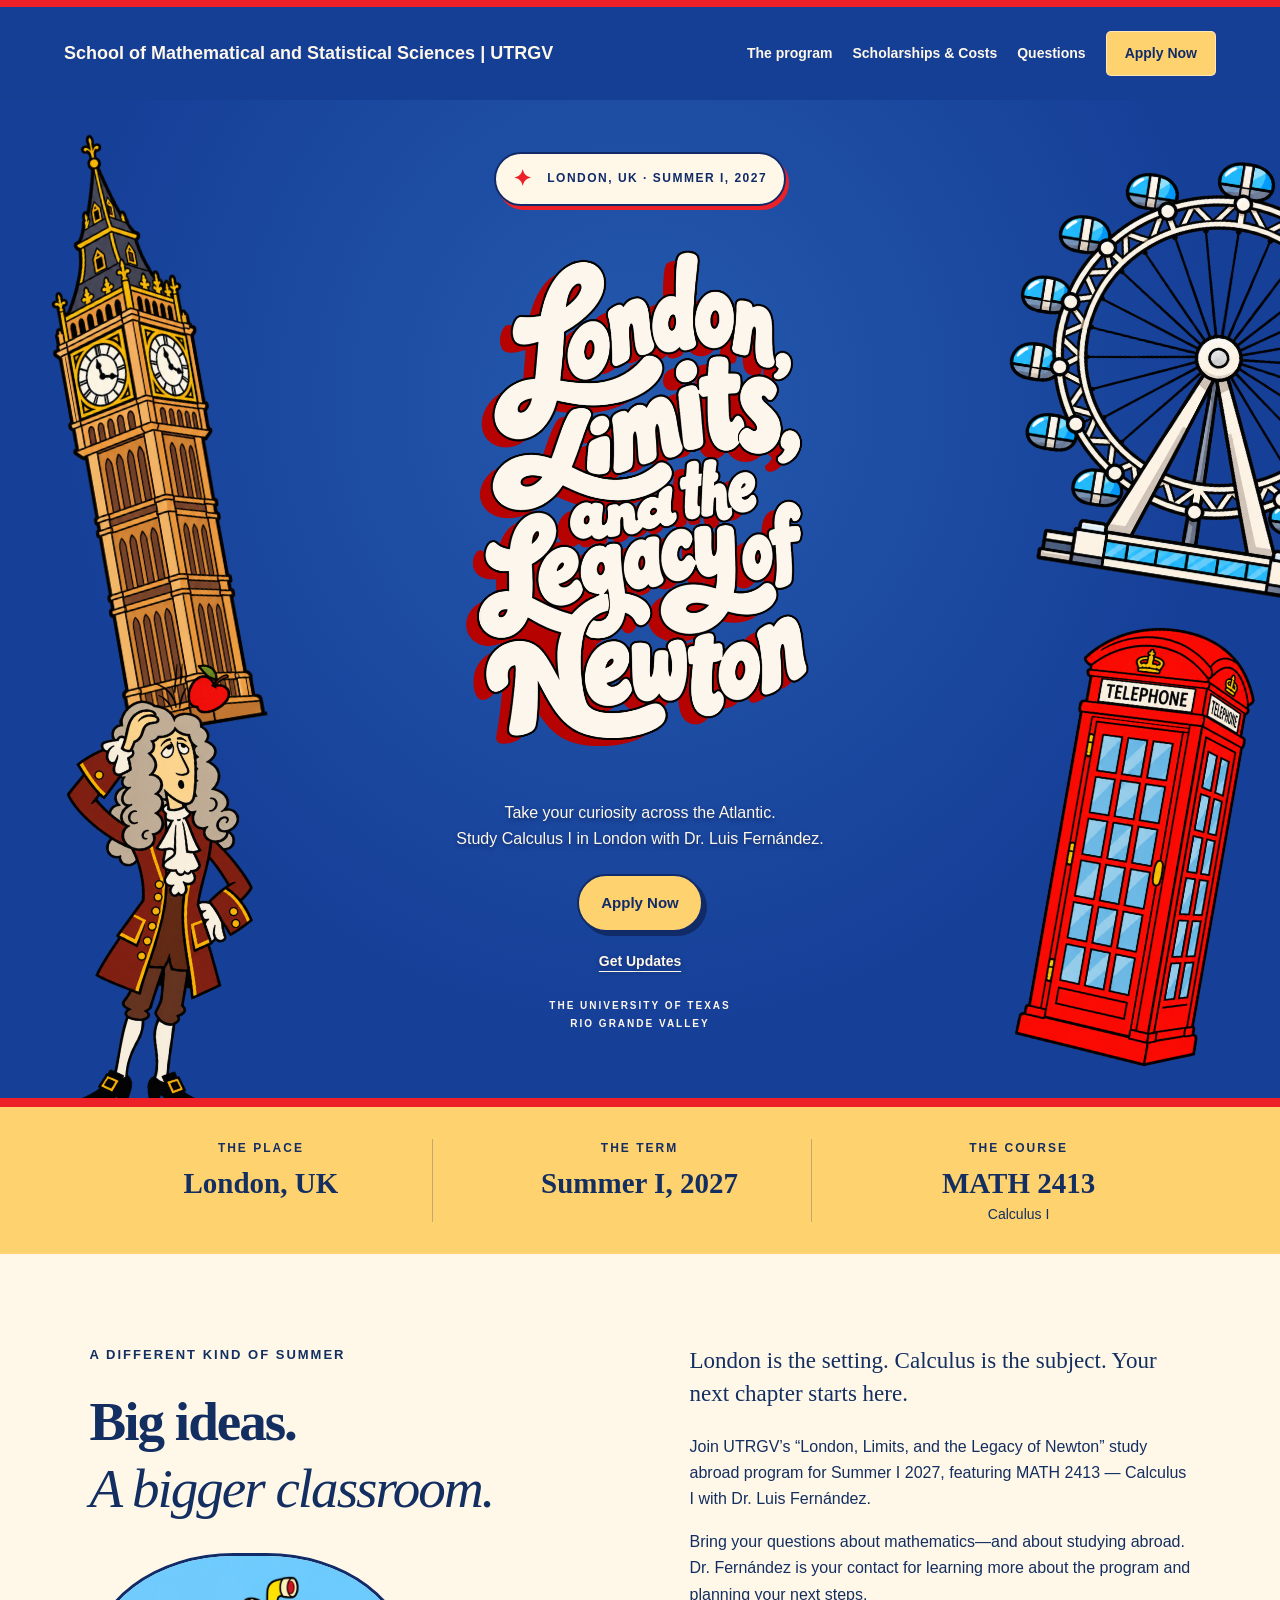
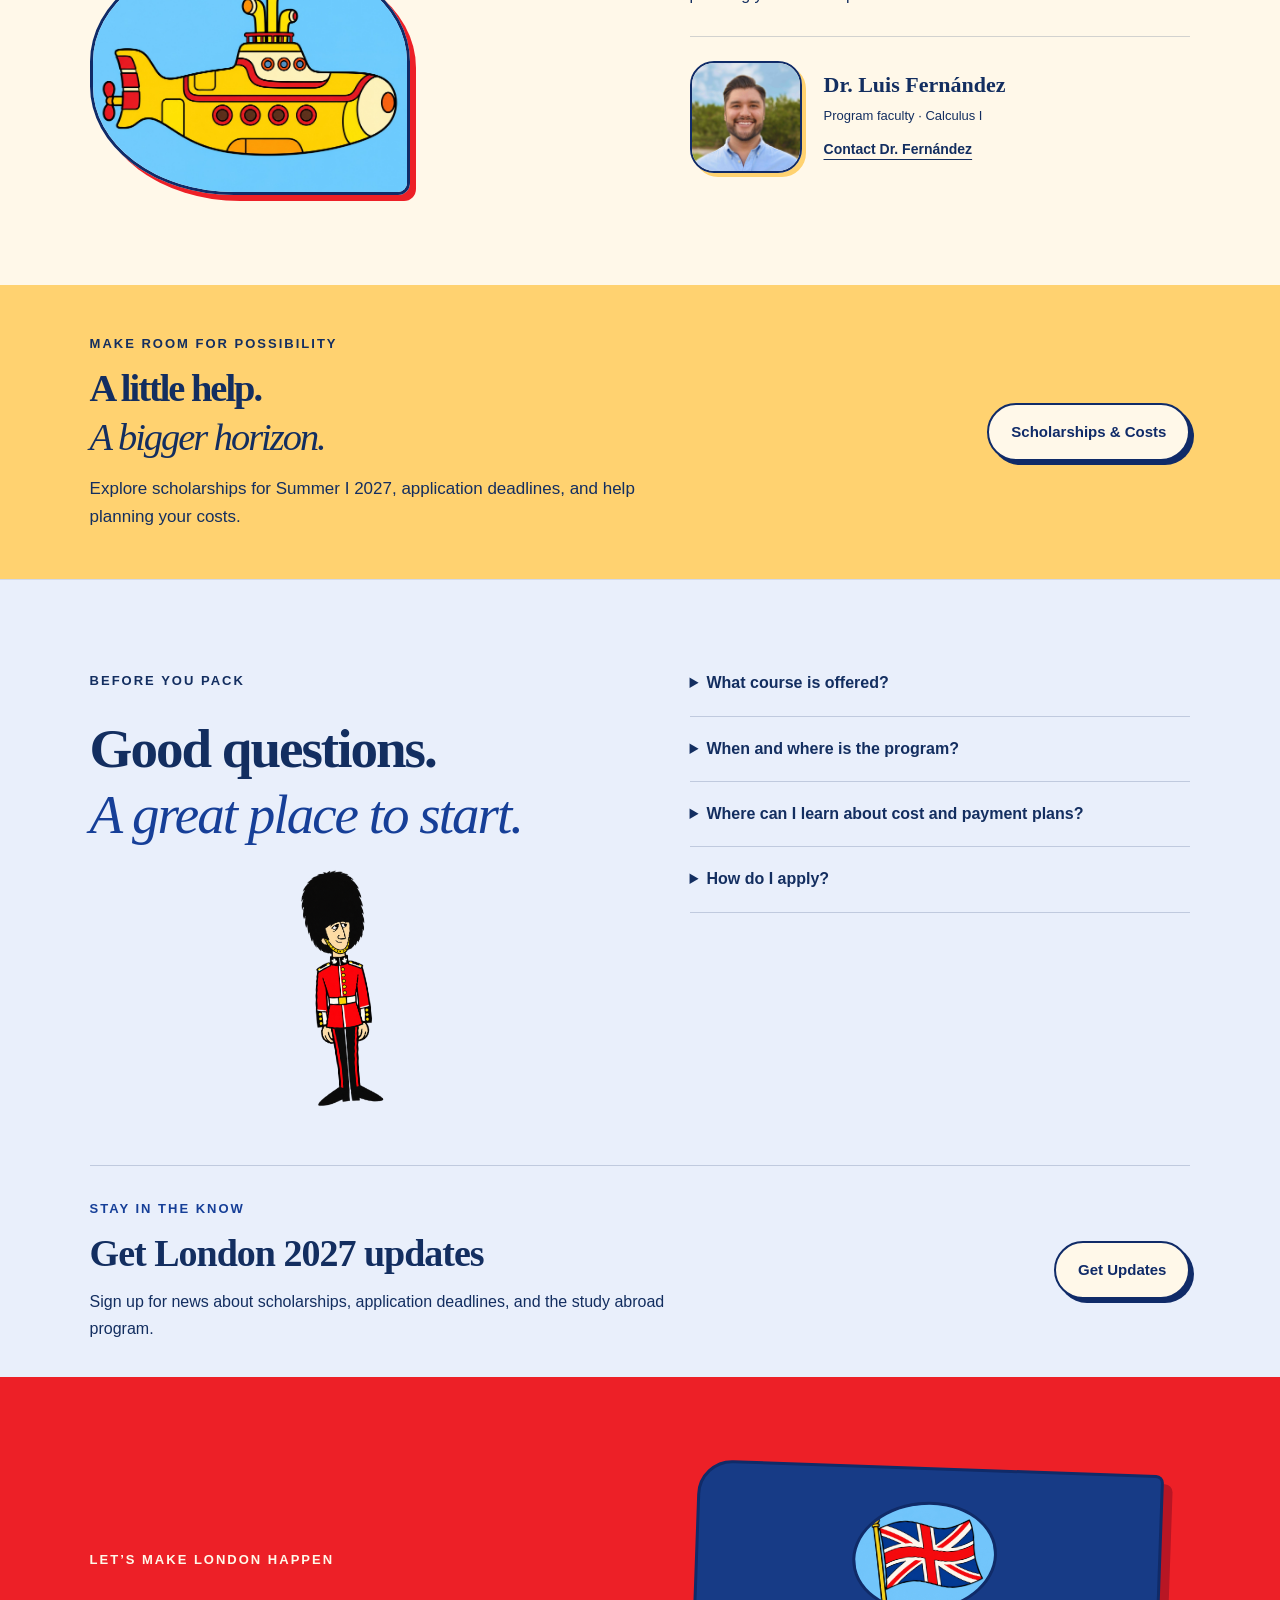
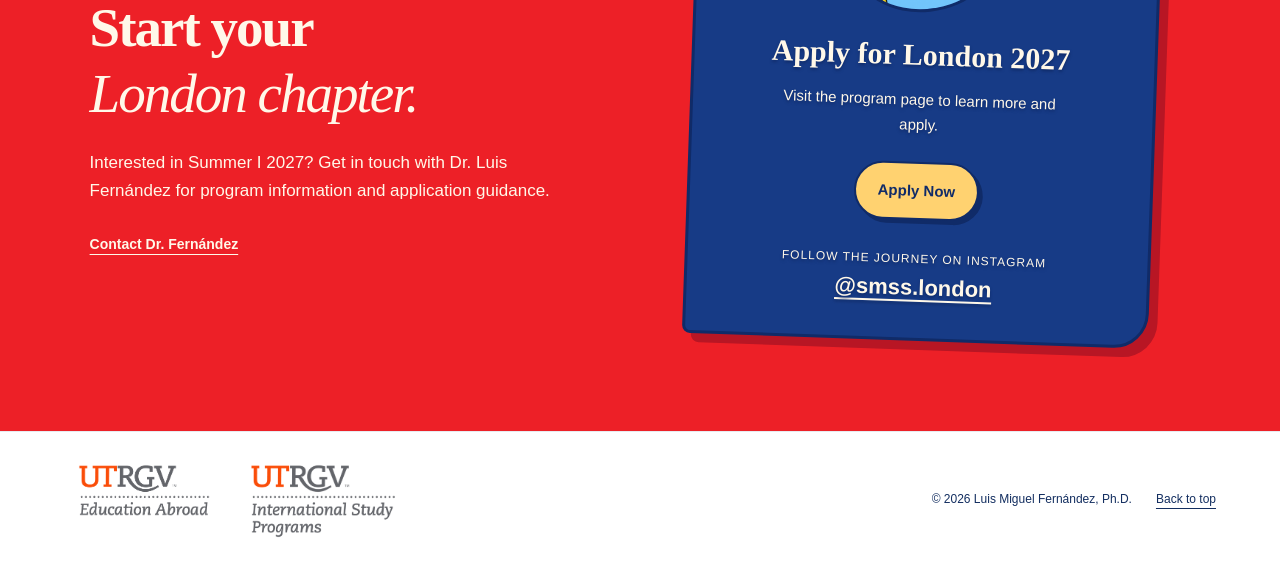
<file: index.html>
<!doctype html>
<html lang="en">
<head>
  <meta charset="utf-8">
  <meta name="viewport" content="width=device-width, initial-scale=1">
  <meta name="theme-color" content="#163f98">
  <meta name="description" content="London, Limits, and the Legacy of Newton. Study abroad with UTRGV in London, UK during Summer I 2027. MATH 2413 — Calculus I with Dr. Luis Fernández.">
  <title>London, Limits, and the Legacy of Newton | Summer 2027</title>
  <link rel="icon" href="favicon.ico?v=big-ben-1" type="image/x-icon" sizes="16x16 32x32 48x48">
  <link rel="icon" href="favicon.png?v=big-ben-1" type="image/png" sizes="32x32">
  <link rel="apple-touch-icon" href="apple-touch-icon.png?v=big-ben-1" sizes="180x180">
  <link rel="preload" as="image" href="assets/program-logo.png">
  <link rel="stylesheet" href="styles.css?v=20261019-compact-footer">
  <script>
    if ('scrollRestoration' in history) history.scrollRestoration = 'manual';
    window.addEventListener('pageshow', function () {
      if (!location.hash || location.hash === '#home') {
        window.scrollTo({top: 0, left: 0, behavior: 'instant'});
      }
    });
  </script>
</head>
<body id="home">
  <a class="skip" href="#main">Skip to content</a>
  <header class="header">
    <a class="brand" href="#home">School of Mathematical and Statistical Sciences | UTRGV</a>
    <nav aria-label="Main navigation"><a href="#program">The program</a><a href="scholarships.html">Scholarships &amp; Costs</a><a href="#questions">Questions</a><a class="nav-cta gold" href="https://utrgv.via-trm.com/program_brochure/39034" target="_blank" rel="noopener">Apply Now</a></nav>
  </header>
  <main id="main">
    <section class="hero" aria-labelledby="title">
      <div class="hero-illustrations" aria-hidden="true">
        <img class="hero-ben" src="assets/big-ben.png" alt="" width="1086" height="1448">
        <img class="hero-newton" src="assets/newton.png" alt="" width="1086" height="1448">
        <img class="hero-eye" src="assets/london-eye.png" alt="" width="1305" height="1205">
        <img class="hero-phone" src="assets/telephone.png" alt="" width="1086" height="1448">
      </div>
      <div class="hero-copy">
        <p class="eyebrow"><span class="mini-star" aria-hidden="true">✦</span> LONDON, UK · SUMMER I, 2027</p>
        <h1 id="title"><img class="program-logo" src="assets/program-logo.png" alt="London, Limits, and the Legacy of Newton" width="754" height="1057" fetchpriority="high"></h1>
        <p class="intro">Take your curiosity across the Atlantic.<br>Study Calculus I in London with Dr. Luis Fernández.</p>
        <div class="actions"><a class="button gold" href="https://utrgv.via-trm.com/program_brochure/39034" target="_blank" rel="noopener">Apply Now</a><a class="text-link" href="https://forms.cloud.microsoft/Pages/ResponsePage.aspx?id=pjYEmd-HHEmRJJr6kfiIJ6marhJIAa9LjxDqfT4EvO9UOVFBWEpWVDI2WkczNENCWFVXODhLODBBSS4u" target="_blank" rel="noopener">Get Updates</a></div>
        <p class="university">THE UNIVERSITY OF TEXAS<br>RIO GRANDE VALLEY</p>
      </div>

    </section>
    <section class="facts" aria-label="Program at a glance"><div><span>THE PLACE</span><strong>London, UK</strong></div><div><span>THE TERM</span><strong>Summer I, 2027</strong></div><div><span>THE COURSE</span><strong>MATH 2413 <small>Calculus I</small></strong></div></section>
    <section class="program section" id="program" aria-labelledby="program-title">
      <div><p class="eyebrow">A DIFFERENT KIND OF SUMMER</p><h2 id="program-title">Big ideas.<br><em>A bigger classroom.</em></h2><div class="program-art" aria-hidden="true"><img src="assets/submarine.jpeg" alt="" width="1448" height="1086" loading="lazy"></div></div>
      <div class="program-copy"><p class="lead">London is the setting. Calculus is the subject. Your next chapter starts here.</p><p>Join UTRGV’s “London, Limits, and the Legacy of Newton” study abroad program for Summer I 2027, featuring MATH 2413 — Calculus I with Dr. Luis Fernández.</p><p>Bring your questions about mathematics—and about studying abroad. Dr. Fernández is your contact for learning more about the program and planning your next steps.</p><div class="faculty-profile">
        <img class="faculty-portrait" src="assets/dr-luis-fernandez.jpg" alt="Dr. Luis Fernández" width="3584" height="3584" loading="lazy">
        <div><h3>Dr. Luis Fernández</h3><p class="faculty-role">Program faculty · Calculus I</p><a class="text-link" href="mailto:luis.fernandez01@utrgv.edu?subject=London%20Summer%202027%20Study%20Abroad">Contact Dr. Fernández</a></div>
      </div></div>
    </section>
    <section class="funding-teaser" aria-labelledby="funding-title">
      <div><p class="eyebrow">MAKE ROOM FOR POSSIBILITY</p><h2 id="funding-title">A little help.<br><em>A bigger horizon.</em></h2><p>Explore scholarships for Summer I 2027, application deadlines, and help planning your costs.</p></div>
      <a class="button cream" href="scholarships.html">Scholarships &amp; Costs</a>
    </section>
    <section class="questions section" id="questions" aria-labelledby="questions-title"><div><p class="eyebrow">BEFORE YOU PACK</p><h2 id="questions-title">Good questions.<br><em>A great place to start.</em></h2><img class="questions-guard" src="assets/guard.png" alt="" width="1082" height="1453" loading="lazy"></div><div class="faq">
      <details><summary>What course is offered?</summary><p>The program features MATH 2413 — Calculus I. Contact your academic advisor to discuss prerequisites and how the course fits your degree plan.</p></details>
      <details><summary>When and where is the program?</summary><p>London, UK, during Summer I 2027. Exact travel dates and additional program schedule details are TBA.</p></details>
      <details><summary>Where can I learn about cost and payment plans?</summary><p>Contact the Education Abroad office at <a href="mailto:education.abroad@utrgv.edu">education.abroad@utrgv.edu</a> for questions about program costs, payment plans, and other financial matters.</p></details>
      <details><summary>How do I apply?</summary><p><a href="https://utrgv.via-trm.com/program_brochure/39034" target="_blank" rel="noopener">Apply Now</a> through the official program application page.</p></details>
    </div>
    <section class="newsletter" id="updates" aria-labelledby="updates-title">
      <div><p class="eyebrow">STAY IN THE KNOW</p><h3 id="updates-title">Get London 2027 updates</h3><p>Sign up for news about scholarships, application deadlines, and the study abroad program.</p></div>
      <div class="newsletter-action"><a class="button cream" href="https://forms.cloud.microsoft/Pages/ResponsePage.aspx?id=pjYEmd-HHEmRJJr6kfiIJ6marhJIAa9LjxDqfT4EvO9UOVFBWEpWVDI2WkczNENCWFVXODhLODBBSS4u" target="_blank" rel="noopener">Get Updates</a></div>
    </section>
    </section>
    <section class="apply section" id="apply" aria-labelledby="apply-title"><div><p class="eyebrow">LET’S MAKE LONDON HAPPEN</p><h2 id="apply-title">Start your<br><em>London chapter.</em></h2><p>Interested in Summer I 2027? Get in touch with Dr. Luis Fernández for program information and application guidance.</p><a class="text-link" href="mailto:luis.fernandez01@utrgv.edu?subject=London%20Summer%202027%20Study%20Abroad&body=Hello%20Dr.%20Fern%C3%A1ndez%2C%0A%0AI%20am%20interested%20in%20the%20London%20Summer%20I%202027%20study%20abroad%20program.%20Could%20you%20share%20more%20information%20and%20the%20application%20steps%3F%0A%0AThank%20you!">Contact Dr. Fernández</a></div><aside class="apply-card"><img class="card-flag" src="assets/flag.jpeg" alt="Illustrated Union Jack" width="1448" height="1086" loading="lazy"><h3>Apply for London 2027</h3><p>Visit the program page to learn more and apply.</p><a class="button gold" href="https://utrgv.via-trm.com/program_brochure/39034" target="_blank" rel="noopener">Apply Now</a><p class="social-note">Follow the journey on Instagram</p><a class="social" href="https://www.instagram.com/smss.london/" target="_blank" rel="noopener">@smss.london</a></aside></section>

  </main>
  <footer class="site-footer">
  <div class="institutional-logos" role="group" aria-label="UTRGV education abroad offices">
    <img class="education-abroad" src="assets/utrgv-education-abroad.png" alt="UTRGV Education Abroad" width="1740" height="901" loading="lazy">
    <img class="international-study" src="assets/utrgv-international-study-programs.png" alt="UTRGV International Study Programs" width="1890" height="1051" loading="lazy">
  </div>
    <div class="footer-meta"><p class="copyright">© 2026 Luis Miguel Fernández, Ph.D.</p><a href="#home">Back to top</a></div>
  </footer>
</body>
</html>
</file>
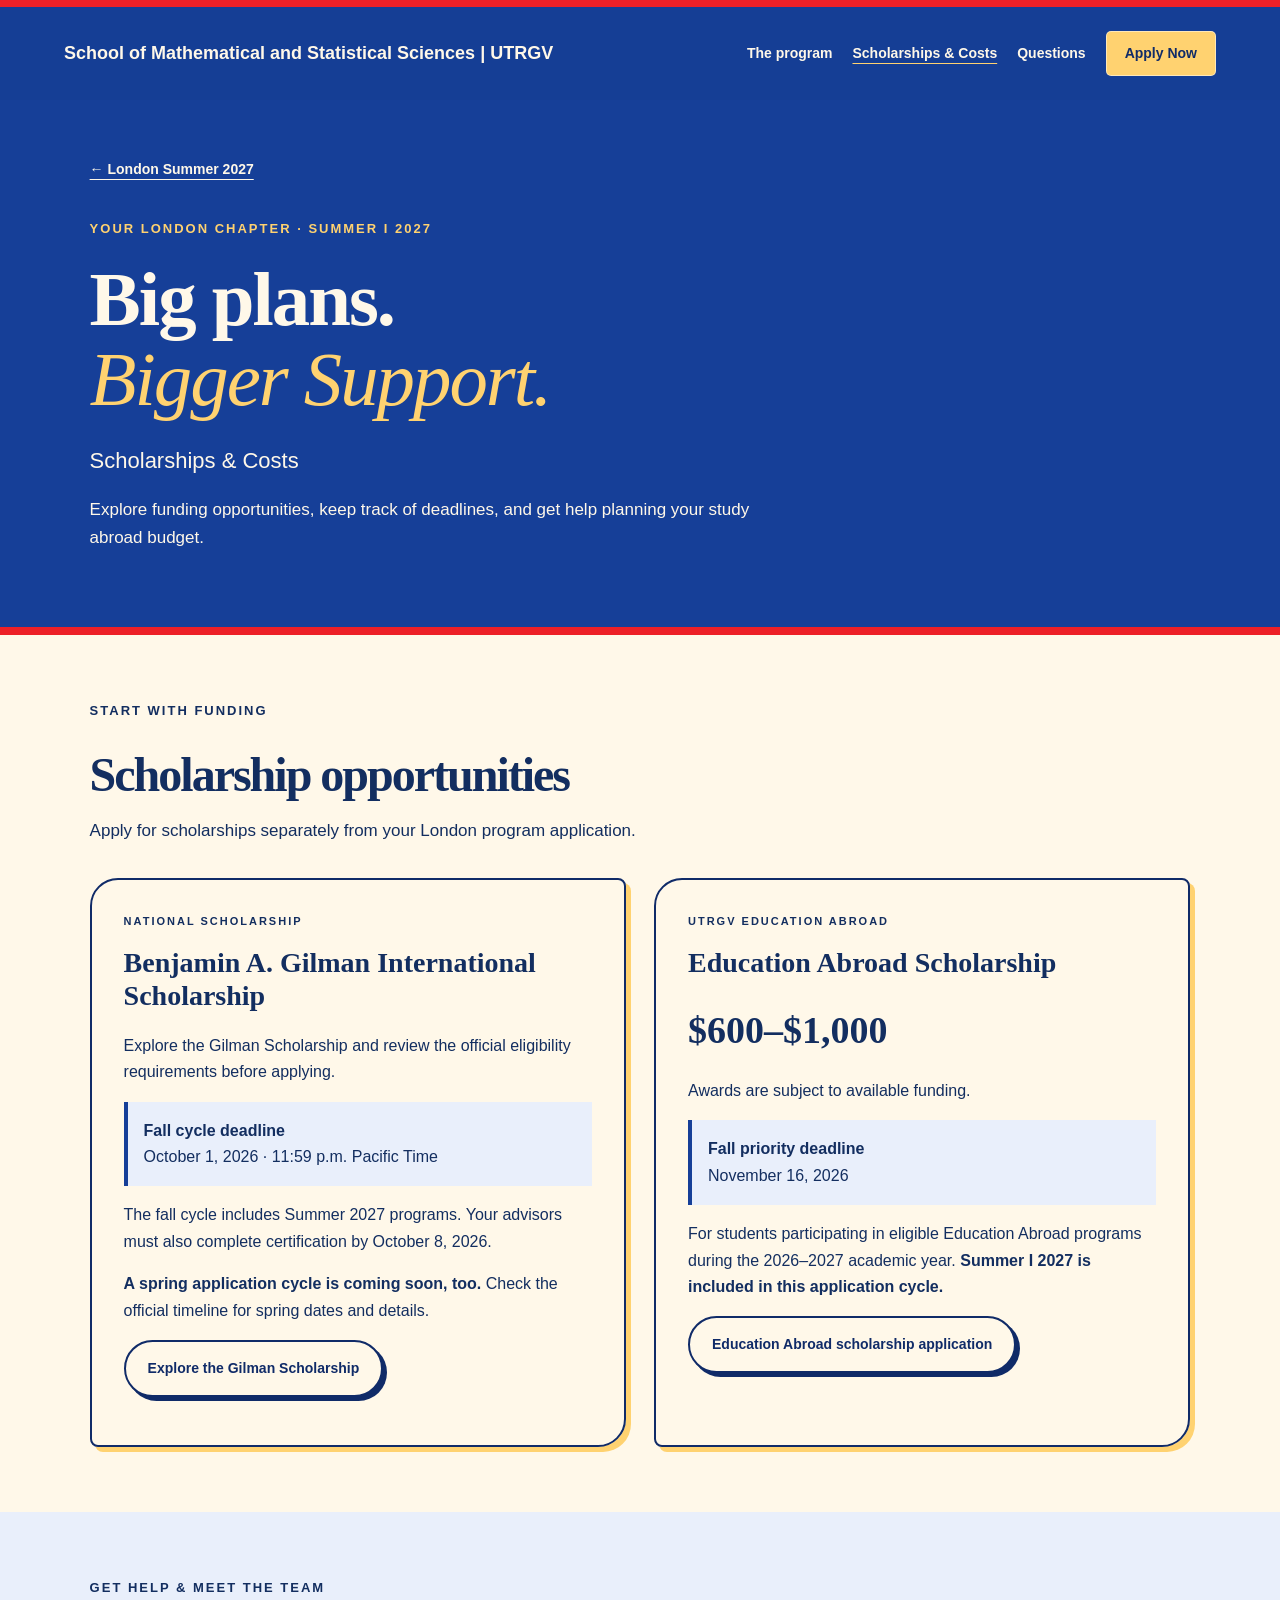
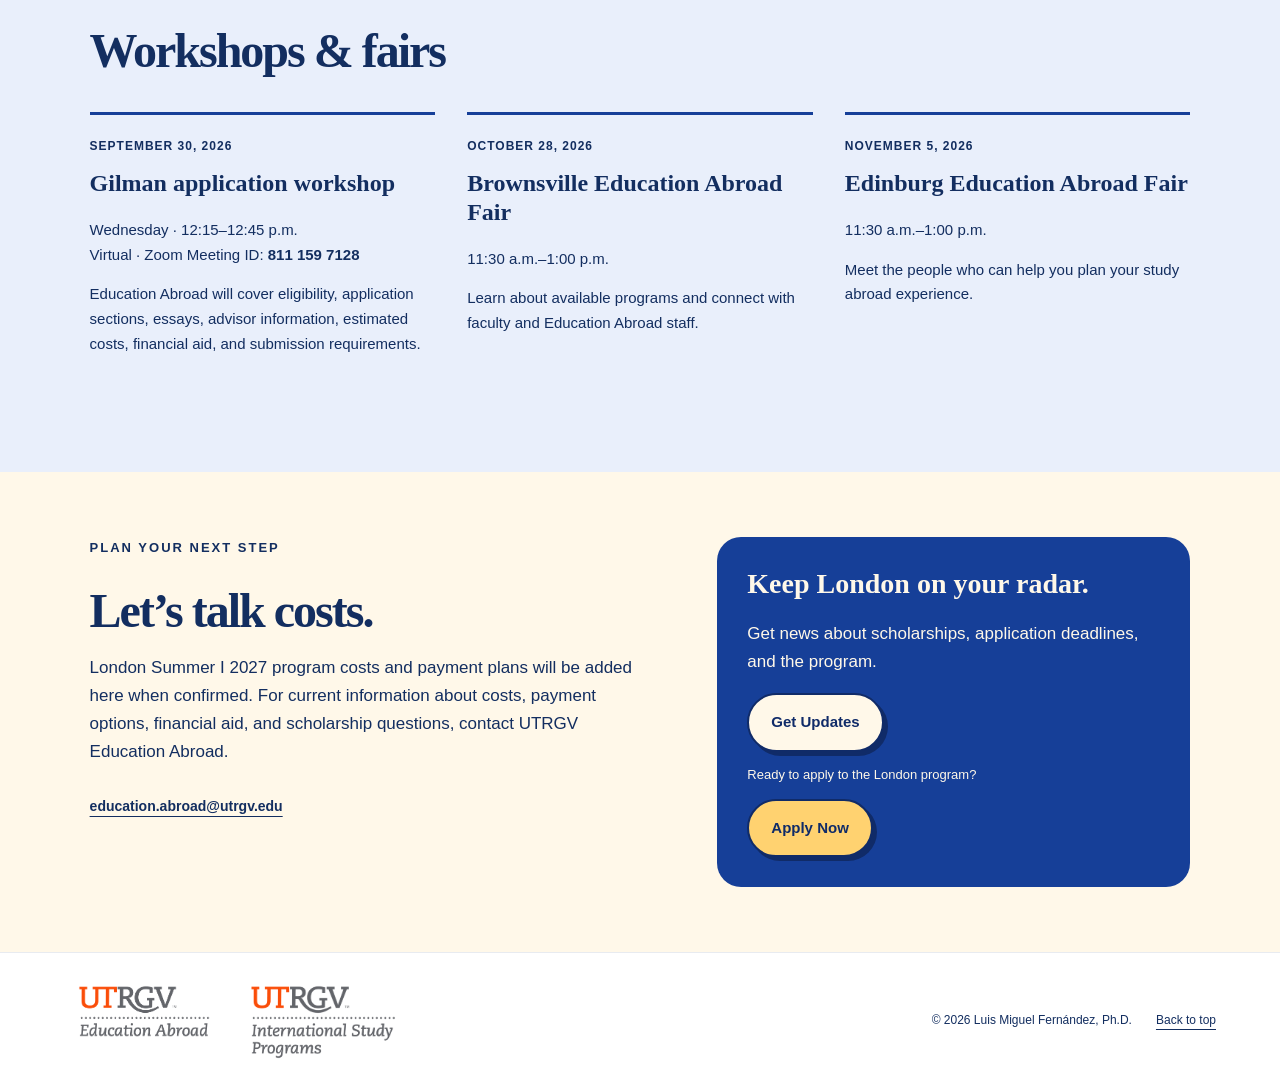
<file: scholarships.html>
<!doctype html>
<html lang="en">
<head>
  <meta charset="utf-8">
  <meta name="viewport" content="width=device-width, initial-scale=1">
  <meta name="theme-color" content="#163f98">
  <meta name="description" content="Scholarship opportunities, fall 2026 deadlines, and cost planning for UTRGV London Summer I 2027.">
  <title>Scholarships &amp; Costs | London Summer 2027</title>
  <link rel="icon" href="favicon.ico?v=big-ben-1" type="image/x-icon" sizes="16x16 32x32 48x48">
  <link rel="icon" href="favicon.png?v=big-ben-1" type="image/png" sizes="32x32">
  <link rel="apple-touch-icon" href="apple-touch-icon.png?v=big-ben-1" sizes="180x180">
  
  <link rel="stylesheet" href="styles.css?v=20261019-compact-footer">
  <script>
    if ('scrollRestoration' in history) history.scrollRestoration = 'manual';
    window.addEventListener('pageshow', function () {
      if (!location.hash || location.hash === '#home') {
        window.scrollTo({top: 0, left: 0, behavior: 'instant'});
      }
    });
  </script>
</head>
<body id="home">
  <a class="skip" href="#main">Skip to content</a>
  <header class="header">
    <a class="brand" href="index.html">School of Mathematical and Statistical Sciences | UTRGV</a>
    <nav aria-label="Main navigation"><a href="index.html#program">The program</a><a href="scholarships.html" aria-current="page">Scholarships &amp; Costs</a><a href="index.html#questions">Questions</a><a class="nav-cta gold" href="https://utrgv.via-trm.com/program_brochure/39034" target="_blank" rel="noopener">Apply Now</a></nav>
  </header>
  <main id="main">
    <section class="funding-hero" aria-labelledby="funding-page-title">
      <a class="text-link" href="index.html">← London Summer 2027</a>
      <p class="eyebrow">YOUR LONDON CHAPTER · SUMMER I 2027</p>
      <h1 id="funding-page-title">Big plans.<br><em>Bigger Support.</em></h1>
      <p>Scholarships &amp; Costs</p><p class="funding-intro">Explore funding opportunities, keep track of deadlines, and get help planning your study abroad budget.</p>
    </section>
    <section class="funding-content" aria-labelledby="scholarships-title">
      <div class="funding-section-heading"><p class="eyebrow">START WITH FUNDING</p><h2 id="scholarships-title">Scholarship opportunities</h2><p>Apply for scholarships separately from your London program application.</p></div>
      <div class="funding-grid">
        <article class="funding-card" aria-labelledby="gilman-title">
          <p class="eyebrow">NATIONAL SCHOLARSHIP</p><h3 id="gilman-title">Benjamin A. Gilman International Scholarship</h3>
          <p>Explore the Gilman Scholarship and review the official eligibility requirements before applying.</p>
          <p class="deadline"><strong>Fall cycle deadline</strong><br><time datetime="2026-10-01T23:59:00-07:00">October 1, 2026 · 11:59 p.m. Pacific Time</time></p>
          <p>The fall cycle includes Summer 2027 programs. Your advisors must also complete certification by October 8, 2026.</p>
          <p><strong>A spring application cycle is coming soon, too.</strong> Check the official timeline for spring dates and details.</p>
          <p><a class="button cream" href="https://www.gilmanscholarship.org/" target="_blank" rel="noopener">Explore the Gilman Scholarship</a></p>
        </article>
        <article class="funding-card" aria-labelledby="ea-title">
          <p class="eyebrow">UTRGV EDUCATION ABROAD</p><h3 id="ea-title">Education Abroad Scholarship</h3>
          <p class="award-amount">$600–$1,000</p><p>Awards are subject to available funding.</p>
          <p class="deadline"><strong>Fall priority deadline</strong><br><time datetime="2026-11-16">November 16, 2026</time></p>
          <p>For students participating in eligible Education Abroad programs during the 2026–2027 academic year. <strong>Summer I 2027 is included in this application cycle.</strong></p>
          <p><a class="button cream" href="http://utrgv.via-trm.com/program_brochure/38822" target="_blank" rel="noopener">Education Abroad scholarship application</a></p>
        </article>
      </div>
    </section>
    <section class="funding-events" aria-labelledby="events-title"><p class="eyebrow">GET HELP &amp; MEET THE TEAM</p><h2 id="events-title">Workshops &amp; fairs</h2>
      <div class="events-grid">
        <article><p class="event-date">SEPTEMBER 30, 2026</p><h3>Gilman application workshop</h3><p>Wednesday · 12:15–12:45 p.m.<br>Virtual · Zoom Meeting ID: <strong>811 159 7128</strong></p><p>Education Abroad will cover eligibility, application sections, essays, advisor information, estimated costs, financial aid, and submission requirements.</p></article>
        <article><p class="event-date">OCTOBER 28, 2026</p><h3>Brownsville Education Abroad Fair</h3><p>11:30 a.m.–1:00 p.m.</p><p>Learn about available programs and connect with faculty and Education Abroad staff.</p></article>
        <article><p class="event-date">NOVEMBER 5, 2026</p><h3>Edinburg Education Abroad Fair</h3><p>11:30 a.m.–1:00 p.m.</p><p>Meet the people who can help you plan your study abroad experience.</p></article>
      </div>
    </section>
    <section class="funding-content costs-section" aria-labelledby="costs-title"><div><p class="eyebrow">PLAN YOUR NEXT STEP</p><h2 id="costs-title">Let’s talk costs.</h2><p>London Summer I 2027 program costs and payment plans will be added here when confirmed. For current information about costs, payment options, financial aid, and scholarship questions, contact UTRGV Education Abroad.</p><a class="text-link dark" href="mailto:education.abroad@utrgv.edu">education.abroad@utrgv.edu</a></div><aside class="funding-next"><h3>Keep London on your radar.</h3><p>Get news about scholarships, application deadlines, and the program.</p><a class="button cream" href="https://forms.cloud.microsoft/Pages/ResponsePage.aspx?id=pjYEmd-HHEmRJJr6kfiIJ6marhJIAa9LjxDqfT4EvO9UOVFBWEpWVDI2WkczNENCWFVXODhLODBBSS4u" target="_blank" rel="noopener">Get Updates</a><p class="funding-note">Ready to apply to the London program?</p><a class="button gold" href="https://utrgv.via-trm.com/program_brochure/39034" target="_blank" rel="noopener">Apply Now</a></aside></section>
  </main>
  <footer class="site-footer">
  <div class="institutional-logos" role="group" aria-label="UTRGV education abroad offices">
    <img class="education-abroad" src="assets/utrgv-education-abroad.png" alt="UTRGV Education Abroad" width="1740" height="901" loading="lazy">
    <img class="international-study" src="assets/utrgv-international-study-programs.png" alt="UTRGV International Study Programs" width="1890" height="1051" loading="lazy">
  </div>
    <div class="footer-meta"><p class="copyright">© 2026 Luis Miguel Fernández, Ph.D.</p><a href="#home">Back to top</a></div>
  </footer>
</body>
</html>
</file>
<file: styles.css>
:root{--blue:#163f98;--navy:#102b68;--cream:#fff8e9;--gold:#ffd270;--red:#ed2027;--ink:#132e60}*{box-sizing:border-box}html{scroll-behavior:smooth;scroll-padding-top:30px}body{margin:0;background:var(--cream);color:var(--ink);font-family:Arial,Helvetica,sans-serif;font-size:17px;line-height:1.65}a{color:inherit;text-underline-offset:5px}a:focus-visible,summary:focus-visible{outline:3px solid var(--gold);outline-offset:6px}.skip{position:fixed;top:-100px;left:12px;background:var(--gold);padding:12px;z-index:10}.skip:focus{top:10px}.header{padding:24px 5%;display:flex;align-items:center;justify-content:space-between;background:var(--blue);color:var(--cream);border-bottom:1px solid #ffffff30}.brand{text-decoration:none;display:flex;align-items:center;gap:24px}.brand strong{font-size:29px;letter-spacing:-1px}.brand-dot{color:var(--gold);margin-left:7px}.brand>span{font-size:12px;letter-spacing:2px;font-weight:700}nav{display:flex;gap:28px;align-items:center;font-size:14px;font-weight:700}nav a{text-decoration:none}.nav-cta{padding:10px 18px;border:1px solid #ffffff80;border-radius:5px}.hero{background:var(--blue);color:var(--cream);padding:65px 7% 70px;display:grid;grid-template-columns:1.1fr 1fr;gap:7%;overflow:hidden}.eyebrow{font-size:13px;letter-spacing:2px;font-weight:800;margin:0 0 27px}.mini-star{color:var(--gold);font-size:22px;vertical-align:middle;margin-right:10px}h1,h2{font-family:Georgia,'Times New Roman',serif;letter-spacing:-3px;font-weight:700;line-height:.98;margin:0}h1{font-size:clamp(65px,7.2vw,110px)}h1 em{color:var(--gold)}h1 em,h2 em{font-weight:400}.title-small{display:block;font-size:.69em;line-height:1.1;margin-top:10px}.newton{text-decoration:underline;text-decoration-color:var(--red);text-decoration-thickness:6px;text-underline-offset:8px}.intro{font-size:18px;line-height:1.7;margin:32px 0}.actions{display:flex;align-items:center;gap:24px;flex-wrap:wrap}.button{display:inline-flex;align-items:center;justify-content:center;border-radius:5px;padding:16px 22px;font-size:15px;font-weight:800;line-height:1.5;text-decoration:none;transition:transform .2s,box-shadow .2s}.button:hover{transform:translateY(-3px);box-shadow:0 5px 0 #0003}.gold{background:var(--gold);color:var(--navy)}.cream{background:var(--cream);color:var(--navy)}.text-link{font-size:14px;font-weight:700}.university{font-size:11px;letter-spacing:2.5px;font-weight:700;margin:40px 0 0;color:#d9e2fa;line-height:1.8}.facts{display:grid;grid-template-columns:repeat(3,1fr);background:var(--gold);padding:32px 7%;gap:35px}.facts>div{border-right:1px solid #132e6040}.facts>div:last-child{border:0}.facts span{display:block;font-size:11px;letter-spacing:2px;font-weight:800;margin-bottom:7px}.facts strong{font-family:Georgia,serif;font-size:29px;line-height:1.2}.facts small{font:14px Arial,sans-serif;display:block;margin-top:4px}.section{padding:90px 7%;display:grid;grid-template-columns:1fr 1fr;gap:9%}h2{font-size:clamp(38px,4.3vw,64px);line-height:1.08;letter-spacing:-2px}h2 em{display:inline-block;margin-top:7px}.program-copy p:first-child{margin-top:0}.program-copy p{font-size:16px}.program-copy .lead{font-size:23px;line-height:1.45;font-family:Georgia,serif}.dark{display:inline-block;margin-top:12px}.questions{background:#eeeede;border-top:1px solid #132e601c}.faq details{border-bottom:1px solid #132e6030;padding:19px 0}.faq details:first-child{padding-top:0}summary{cursor:pointer;font-weight:700;padding-right:12px;font-size:16px}.faq p{font-size:15px;line-height:1.7;margin:14px 0 3px}.apply{background:var(--red);color:var(--cream);align-items:center}.apply>div>p:not(.eyebrow){max-width:500px;margin:25px 0}.email{display:block;font-size:14px;margin-top:15px;overflow-wrap:anywhere}.apply-card{background:var(--navy);padding:32px 38px;text-align:center;border-radius:6px;transform:rotate(2deg)}.asterisk{font-size:65px;line-height:1.2;color:var(--gold)}.apply-card h3{font-family:Georgia,serif;font-size:30px;line-height:1.2;margin:15px 0}.apply-card p{font-size:15px;margin:15px auto 24px;max-width:280px}.apply-card .social-note{margin:30px 0 0;font-size:12px;letter-spacing:1px;text-transform:uppercase}.social{font-size:22px;font-weight:700}footer{padding:30px 7%;display:flex;align-items:center;justify-content:space-between;gap:20px;font-size:12px}footer>span{letter-spacing:1px;font-weight:800}footer p{margin:0}footer a{white-space:nowrap}@media(min-width:1600px){.hero,.section,.facts{padding-left:max(7%,calc((100vw - 1400px)/2));padding-right:max(7%,calc((100vw - 1400px)/2))}}@media(max-width:900px){.brand>span{display:none}.hero{gap:6%;padding:45px 6% 60px}.hero h1{font-size:72px}.intro{font-size:16px}.section{gap:6%;padding:65px 6%}.poster-wrap{align-self:center}.facts strong{font-size:23px}.apply-card{padding:25px}}@media(max-width:640px){.header{padding:17px 6%}.brand strong{font-size:24px}nav{gap:16px}nav a:not(.nav-cta){display:none}.hero{grid-template-columns:1fr;gap:45px;padding-top:35px}.hero h1{font-size:clamp(62px,15vw,86px)}.eyebrow{font-size:11px;letter-spacing:1.4px}.hero-copy{max-width:440px}.university{margin-top:25px}.poster-wrap{width:85%;max-width:360px}.facts{grid-template-columns:1fr;gap:18px;padding:30px 7%}.facts>div{border-right:0;border-bottom:1px solid #132e6030;padding-bottom:18px;display:grid;grid-template-columns:1fr 1.3fr;align-items:center;gap:16px}.facts>div:last-child{padding-bottom:0}.facts span{margin:0}.facts strong{font-size:22px}.section{grid-template-columns:1fr;gap:30px;padding:55px 7%}h2{font-size:43px}.apply-card{transform:none;margin-top:5px}.email{font-size:13px}footer{flex-wrap:wrap;gap:10px}footer p{width:100%;order:3;font-size:11px}}@media(prefers-reduced-motion:reduce){html{scroll-behavior:auto}.button{transition:none}}

/* The poster becomes the visual environment, with accessible live type. */
.header{background:#153e95;border-bottom:0;border-top:7px solid var(--red)}
.hero{position:relative;isolation:isolate;display:flex;justify-content:center;text-align:center;min-height:800px;padding:52px 20% 65px;background:#174298 none center center / cover no-repeat;border-bottom:9px solid var(--red)}
.hero-copy{width:100%;max-width:740px;position:relative;z-index:1}
.hero .eyebrow{display:inline-block;background:var(--cream);color:var(--navy);padding:7px 17px;border:2px solid var(--navy);border-radius:30px;box-shadow:3px 4px 0 var(--red);letter-spacing:1.5px;margin-bottom:25px;font-size:12px}
.hero .mini-star{color:var(--red)}
.hero h1{font-family:Georgia,'Times New Roman',serif;font-size:clamp(72px,7.9vw,122px);font-weight:900;letter-spacing:-5px;line-height:.95;text-shadow:3px 4px 0 #142554,7px 9px 0 #c91f2b}
.headline-london,.hero h1 em,.hero .newton{display:block}
.hero h1 em{font-weight:700;color:var(--cream)}
.hero .title-small{font-size:.32em;letter-spacing:-1px;line-height:1.4;margin:8px 0 5px;color:var(--gold);text-shadow:2px 3px 0 #142554}
.hero .newton{text-decoration:none;color:var(--cream)}
.hero .intro{font-size:17px;line-height:1.6;margin:29px auto 22px;max-width:470px;text-shadow:0 2px 4px #102b68}
.hero .actions{justify-content:center;gap:18px}
.hero .text-link{display:block;width:100%;text-shadow:0 1px 4px #102b68}
.hero .university{margin-top:24px;font-size:10px;color:var(--cream);letter-spacing:2px}
.button{border:2px solid var(--navy);border-radius:30px;box-shadow:4px 4px 0 var(--navy)}
.button:hover{box-shadow:5px 7px 0 var(--navy)}
.facts{position:relative;text-align:center;background:var(--gold)}
.facts strong{font-weight:900}.facts span{font-size:12px}
.program{position:relative;overflow:hidden}.program-art{height:155px;max-width:340px;margin-top:25px;background:none left bottom / 590px auto no-repeat;border-radius:90px 90px 90px 12px;border:3px solid var(--navy);box-shadow:6px 6px 0 var(--red)}
.questions{background:#e9effb}.questions h2 em{color:var(--blue)}
.apply-card{border:3px solid var(--navy);box-shadow:9px 9px 0 #b81624;border-radius:35px 8px 35px 8px;background:#173b86 none center center / auto 160% no-repeat}
.apply-card>p,.apply-card>h3,.apply-card>.social{ text-shadow:0 2px 3px var(--navy)}
@media(min-width:1600px){.hero{padding-left:25%;padding-right:25%;min-height:880px}}
@media(max-width:900px){.hero{padding:44px 18% 50px;min-height:760px}.hero h1{font-size:88px}.hero .eyebrow{font-size:11px;letter-spacing:.5px}.hero .intro{font-size:16px}.hero .button{padding:13px 18px;font-size:14px}.hero .university{letter-spacing:1px}.program-art{max-width:270px}}
@media(max-width:640px){.hero{padding:36px 7% 160px;min-height:820px;background-size:auto 100%;background-position:center}.hero::before{content:'';position:absolute;inset:0;z-index:-1;background:linear-gradient(180deg,#173e9580 0%,#173e95dd 38%,#173e95e8 74%,#173e9500 100%)}.hero-copy{max-width:420px}.hero h1{font-size:clamp(67px,17vw,95px);letter-spacing:-3px}.hero .eyebrow{padding:6px 10px;font-size:10px}.hero .intro{max-width:300px}.hero .university{font-size:10px}.facts{text-align:left}.program-art{height:125px;max-width:280px;margin-top:28px}.apply-card{background-size:auto 170%}}
.hero{background-size:100% 100%}
@media(max-width:640px){.hero{background-size:100% auto;background-position:center bottom}.hero::before{background:linear-gradient(180deg,#173e9500 65%,#173e9530 78%,#173e9500 100%)}}

/* Original supplied illustrations: positioned independently, never redrawn. */
.hero{background:radial-gradient(ellipse at 50% 30%,#2459ad 0%,#163f98 65%);min-height:810px;padding-left:25%;padding-right:25%}
.hero-illustrations{position:absolute;inset:0;z-index:0;pointer-events:none;overflow:hidden}
.hero-illustrations img{position:absolute;object-fit:contain;height:auto;max-width:none}
.hero-ben{width:36%;left:-7%;top:25px;transform:rotate(-10deg)}
.hero-newton{width:27%;left:-1%;bottom:-20px;transform:rotate(5deg)}
.hero-eye{width:36%;right:-13%;top:60px;transform:rotate(9deg)}
.hero-phone{width:28%;right:-3%;bottom:10px;transform:rotate(10deg)}
.hero .eyebrow{white-space:normal}.hero .intro{font-size:16px}
.program-art{background:none;height:auto;max-width:320px;border-radius:45% 45% 12px 45%;overflow:hidden;margin-top:35px}
.program-art img{display:block;width:100%;height:auto}
.questions{overflow:hidden}.questions-guard{display:block;height:240px;width:auto;margin:25px auto -65px;object-fit:contain;transform:rotate(-5deg)}
.apply-card{position:relative;background:#173b86;isolation:isolate;margin-right:35px;padding-right:45px}
.card-flag{display:block;width:145px;height:auto;margin:0 auto 25px;border:3px solid var(--navy);border-radius:50%;transform:rotate(-8deg)}

@media(min-width:1600px){.hero{min-height:880px}.hero-ben{width:30%;left:-3%}.hero-newton{width:23%;left:2%}.hero-phone{width:23%;right:0}}
@media(max-width:1000px){.hero{padding-left:22%;padding-right:22%}.hero h1{font-size:clamp(65px,9vw,90px)}.hero-ben{width:40%;left:-12%;top:90px}.hero-newton{width:30%;left:-4%}.hero-phone{width:32%;right:-5%}.hero-eye{top:100px}.apply-card{margin-right:15px;padding:25px}}
@media(max-width:640px){.hero{padding:35px 7% 270px;min-height:940px;background:radial-gradient(ellipse at 50% 25%,#2459ad,#163f98 70%)}.hero::before{display:none}.hero h1{font-size:clamp(67px,17vw,95px)}.hero-illustrations .hero-ben{width:190px;left:-46px;top:auto;bottom:-5px;transform:rotate(-8deg)}.hero-illustrations .hero-newton{width:155px;left:60px;bottom:-12px}.hero-illustrations .hero-eye{width:215px;right:-56px;top:auto;bottom:20px}.hero-illustrations .hero-phone{width:142px;right:34px;bottom:-18px}.program-art{max-width:260px}.questions-guard{height:180px;margin:20px 0 -20px auto}.apply-card{margin-right:25px;padding:25px 35px 30px 20px}.card-flag{width:120px}}

/* School identity remains readable at every viewport width. */
.header{gap:28px}.brand{display:block;max-width:620px;font-size:18px;font-weight:700;line-height:1.4;letter-spacing:0}.header nav{flex-shrink:0}
@media(max-width:900px){.brand{font-size:16px}.header{gap:20px}.header nav{gap:16px}}
@media(max-width:640px){.brand{font-size:14px;max-width:calc(100% - 120px)}.header{gap:16px}.header .nav-cta{padding:9px 12px}}

/* Supplied program logo replaces the typeset hero title. */
.hero h1{font-size:inherit;line-height:1;letter-spacing:0;text-shadow:none}
.program-logo{display:block;width:auto;height:auto;max-width:100%;max-height:540px;margin:0 auto;object-fit:contain}
@media(max-width:900px){.hero h1{font-size:inherit}.program-logo{max-height:490px}}
@media(max-width:640px){.hero h1{font-size:inherit}.program-logo{max-height:460px;max-width:90%}.hero{min-height:0;padding-bottom:270px}}

.apply-card .social-note{width:100%;max-width:none;margin:30px auto 0;text-align:center}
footer{flex-wrap:wrap}footer .copyright{flex-basis:100%;width:100%;text-align:center;margin:6px 0 0;font-size:12px;order:4}

/* Compact, single-row footer. */
footer{display:flex;flex-wrap:nowrap;justify-content:space-between;align-items:center;gap:20px;padding:25px 5%;border-top:1px solid #132e6018;font-size:12px;line-height:1.5}
footer>span{flex:0 0 auto;font-size:11px;letter-spacing:1px;white-space:nowrap}
footer .footer-title{width:auto;order:0;margin:0;font-size:12px;text-align:center}
footer .copyright{flex:0 0 auto;flex-basis:auto;width:auto;order:0;margin:0;font-size:12px;text-align:center;white-space:nowrap}
footer>a{flex:0 0 auto;font-size:12px}
@media(max-width:1000px){footer{gap:14px;padding:22px 4%}footer .footer-title{display:none}}
@media(max-width:640px){footer{gap:10px;padding:20px 4%}footer>span{font-size:10px;letter-spacing:0}footer .copyright{font-size:10px}footer>a{display:none}}
@media(max-width:360px){footer>span{max-width:75px;white-space:normal}footer .copyright{font-size:10px}}

/* Three evenly distributed footer items. */
footer{display:grid;grid-template-columns:1fr 1fr auto;gap:24px;align-items:center}
footer .footer-title{display:block;text-align:left}
footer .copyright{text-align:center}
footer>a{display:block;text-align:right}
@media(max-width:640px){footer{grid-template-columns:1fr 1fr auto;gap:12px;padding:18px 4%}footer .footer-title,footer .copyright,footer>a{font-size:11px}footer .copyright{white-space:normal}footer>a{white-space:normal}}

/* Equal side columns keep copyright centered on the page itself. */
footer{grid-template-columns:minmax(0,1fr) auto minmax(0,1fr)}
footer .copyright{justify-self:center}
footer>a{justify-self:end}
@media(max-width:640px){footer{grid-template-columns:minmax(0,1fr) minmax(0,1fr) minmax(0,1fr)}footer .copyright{white-space:normal}}

.newsletter{display:grid;grid-template-columns:minmax(0,1fr) auto;align-items:center;gap:40px;padding:60px 7%;background:var(--blue);color:var(--cream)}
.newsletter .eyebrow{color:var(--gold);margin-bottom:16px}
.newsletter h2{font-size:clamp(32px,3.5vw,48px);letter-spacing:-1px}
.newsletter p:not(.eyebrow){font-size:16px;max-width:600px;margin:18px 0 0}
.newsletter-action{text-align:center}.newsletter-action p:not(.eyebrow){font-size:13px;margin-top:14px}
@media(max-width:640px){.newsletter{grid-template-columns:1fr;gap:24px;padding:45px 7%}.newsletter-action{text-align:left}}

/* Newsletter signup belongs to the questions section. */
.questions .newsletter{grid-column:1 / -1;background:transparent;color:var(--ink);border-top:1px solid #132e6030;padding:32px 0 0;gap:30px}
.questions .newsletter .eyebrow{color:var(--blue);margin-bottom:12px}
.questions .newsletter h3{font-family:Georgia,'Times New Roman',serif;font-size:clamp(28px,3vw,38px);line-height:1.15;letter-spacing:-1px;margin:0}
.questions .newsletter p:not(.eyebrow){margin-top:14px}
.questions-guard{margin-bottom:0}
@media(max-width:640px){.questions .newsletter{gap:22px;padding-top:28px}.questions-guard{margin-bottom:0}}

/* A personal introduction alongside the existing program copy. */
.faculty-profile{display:flex;align-items:center;gap:22px;margin-top:28px;padding-top:24px;border-top:1px solid #132e6030}
.faculty-portrait{display:block;width:112px;height:112px;flex:0 0 112px;object-fit:cover;border:2px solid var(--navy);border-radius:24px;box-shadow:4px 4px 0 var(--gold)}
.faculty-profile h3{font-family:Georgia,'Times New Roman',serif;font-size:22px;line-height:1.25;margin:0}
.program-copy .faculty-role{font-size:13px;line-height:1.5;margin:7px 0 10px}
@media(max-width:400px){.faculty-profile{gap:16px}.faculty-portrait{width:88px;height:88px;flex-basis:88px;border-radius:20px}.faculty-profile h3{font-size:20px}.faculty-profile .text-link{font-size:13px}}

/* Shared navigation and scholarship page retain the original palette and type. */
.header{flex-wrap:wrap}.header nav{flex-wrap:wrap;gap:20px}.header nav a[aria-current="page"]{text-decoration:underline;text-decoration-color:var(--gold)}
.funding-teaser{display:flex;align-items:center;justify-content:space-between;gap:35px;padding:48px 7%;background:var(--gold)}
.funding-teaser h2{font-size:clamp(32px,3vw,44px)}.funding-teaser .eyebrow{margin-bottom:14px}.funding-teaser p:last-child{max-width:600px;margin-bottom:0}.funding-teaser>a{flex-shrink:0}
.funding-hero{padding:55px 7% 65px;background:var(--blue);color:var(--cream);border-bottom:8px solid var(--red)}
.funding-hero .eyebrow{margin:35px 0 20px;color:var(--gold)}.funding-hero h1{font-size:clamp(48px,6vw,84px);line-height:1.05;letter-spacing:-2px}.funding-hero h1 em{color:var(--gold)}.funding-hero>p:not(.eyebrow){font-size:22px;margin-bottom:10px}.funding-hero .funding-intro{max-width:660px;font-size:17px!important}
.funding-content,.funding-events{padding:65px 7%}.funding-section-heading{margin-bottom:32px}.funding-content h2,.funding-events h2{font-size:clamp(32px,4vw,48px)}
.funding-grid{display:grid;grid-template-columns:repeat(2,minmax(0,1fr));gap:28px}.funding-card{padding:32px;border:2px solid var(--navy);border-radius:28px 8px 28px 8px;box-shadow:5px 5px 0 var(--gold)}
.funding-card h3,.funding-next h3,.events-grid h3{font-family:Georgia,'Times New Roman',serif;font-size:28px;line-height:1.2;margin:0 0 20px}.funding-card .eyebrow{font-size:11px;margin-bottom:16px}.funding-card .award-amount{font-family:Georgia,serif;font-size:38px;margin:20px 0 0;font-weight:bold}.funding-card p{font-size:16px}.funding-card .button{text-align:center;font-size:14px}
.deadline{background:#e9effb;border-left:4px solid var(--blue);padding:16px}.funding-note{font-size:13px!important;line-height:1.6}.funding-card details{padding:12px 0}.funding-events{background:#e9effb}.events-grid{display:grid;grid-template-columns:repeat(3,minmax(0,1fr));gap:32px;margin:35px 0}.events-grid article{border-top:3px solid var(--blue);padding-top:10px}.events-grid h3{font-size:24px}.events-grid p{font-size:15px}.event-date{font-size:12px!important;letter-spacing:1px;font-weight:800}
.costs-section{display:grid;grid-template-columns:1.2fr 1fr;gap:60px}.costs-section a{overflow-wrap:anywhere}.funding-next{padding:30px;background:var(--blue);color:var(--cream);border-radius:24px}.funding-source{font-size:12px;padding:0 7% 30px;margin:0;max-width:1000px}
@media(max-width:900px){.header .brand{max-width:none}.header nav{width:100%;justify-content:flex-start}.events-grid{grid-template-columns:1fr}.costs-section{gap:30px}}
@media(max-width:640px){.header .brand{max-width:none}.header nav{gap:14px;font-size:12px}.header nav a:not(.nav-cta){display:block}.funding-teaser{align-items:flex-start;flex-direction:column}.funding-grid,.costs-section{grid-template-columns:1fr}.funding-card{padding:24px}.funding-content,.funding-events{padding:45px 7%}.funding-hero{padding:35px 7% 45px}.funding-hero .eyebrow{font-size:10px}}

/* Compact institutional signatures share the footer's white background. */
footer.site-footer{display:flex;justify-content:space-between;align-items:center;gap:24px;padding:18px 5%;background:#fff;border-top:1px solid #132e6018}
.site-footer .institutional-logos{display:flex;align-items:flex-start;gap:12px;flex:0 1 347px;min-width:0}
.institutional-logos img{display:block;height:auto;object-fit:contain;min-width:0;max-width:100%}
.institutional-logos .education-abroad{width:160px;flex:0 1 160px}
.institutional-logos .international-study{width:175px;flex:0 1 175px}
.site-footer .footer-meta{display:flex;align-items:center;justify-content:flex-end;gap:24px;font-size:12px}
.site-footer .copyright{margin:0;width:auto;white-space:normal;font-size:12px;text-align:right}
.footer-meta a{white-space:nowrap}
@media(max-width:700px){footer.site-footer{flex-direction:column;gap:12px;padding:16px 5%}.site-footer .institutional-logos{flex:none;width:100%;max-width:347px}.site-footer .footer-meta{width:100%;justify-content:center;gap:16px;font-size:11px}.site-footer .copyright{font-size:11px;text-align:center}}
</file>
